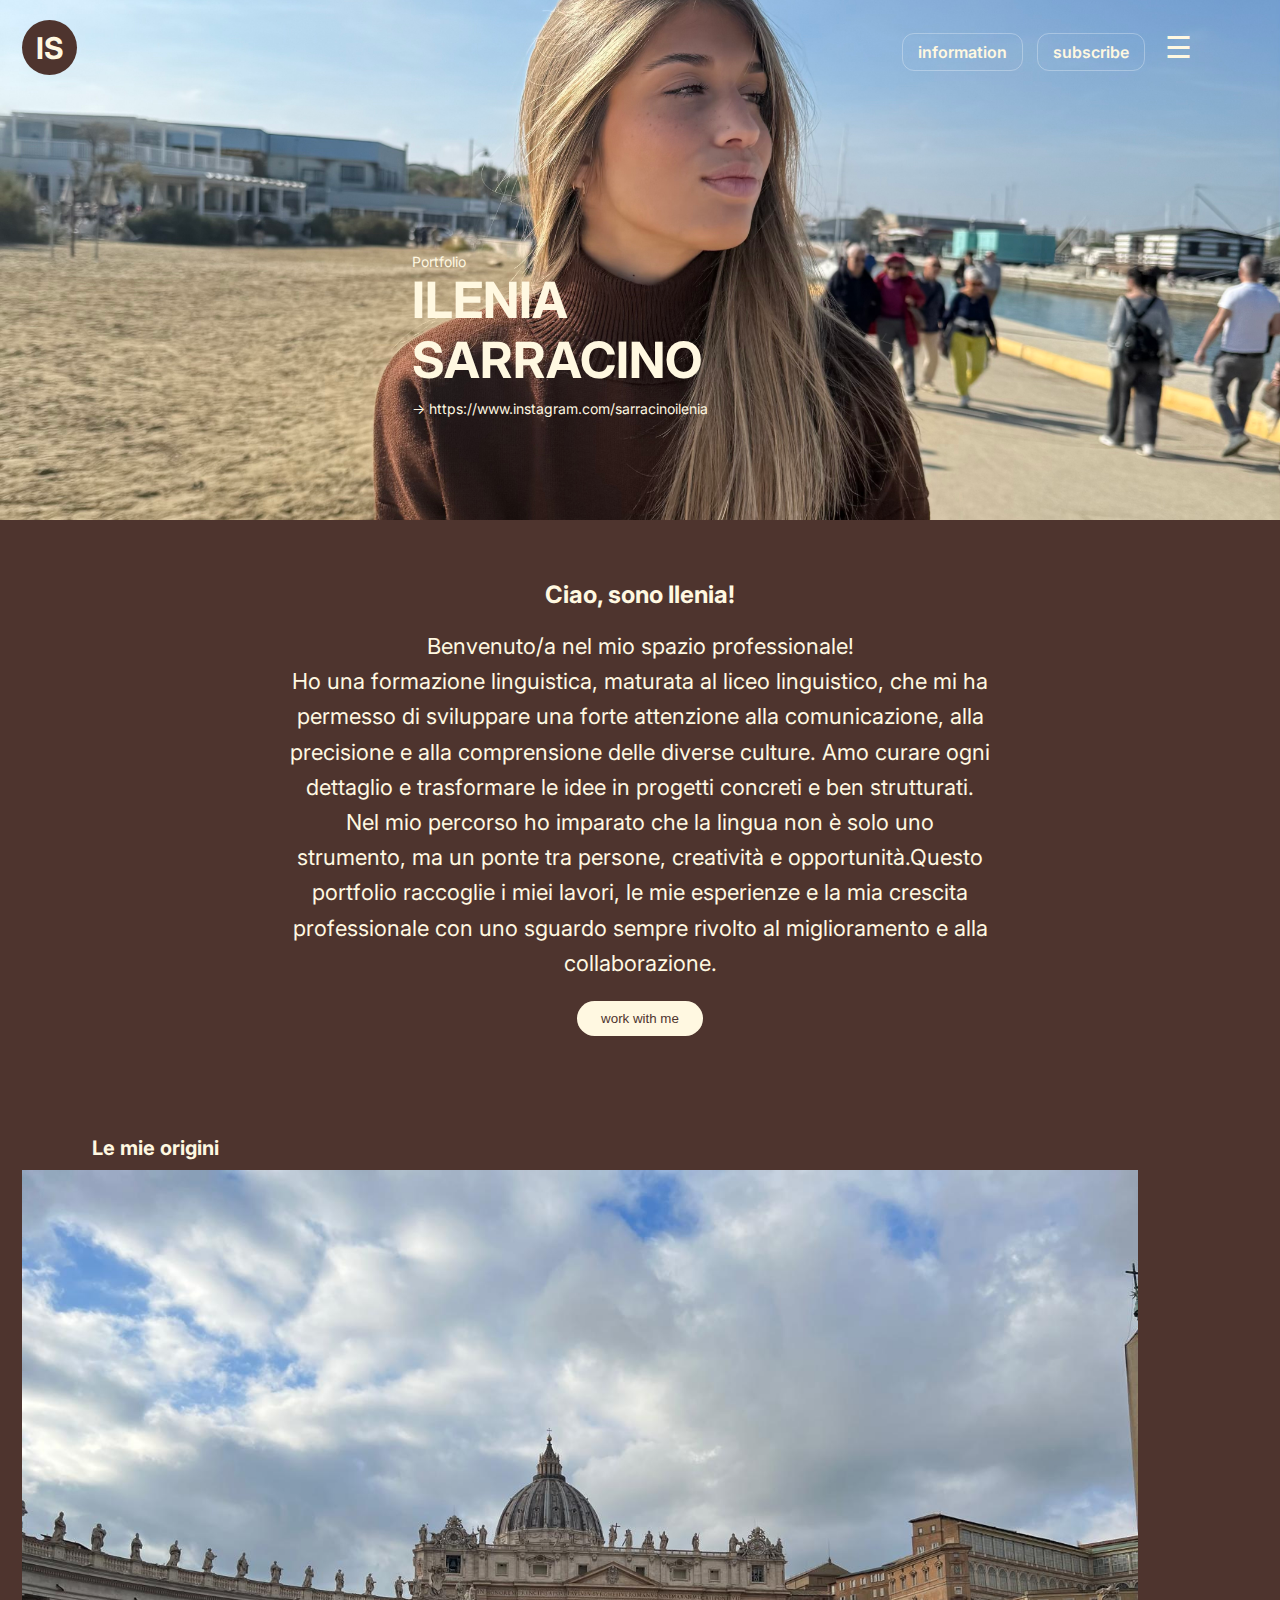
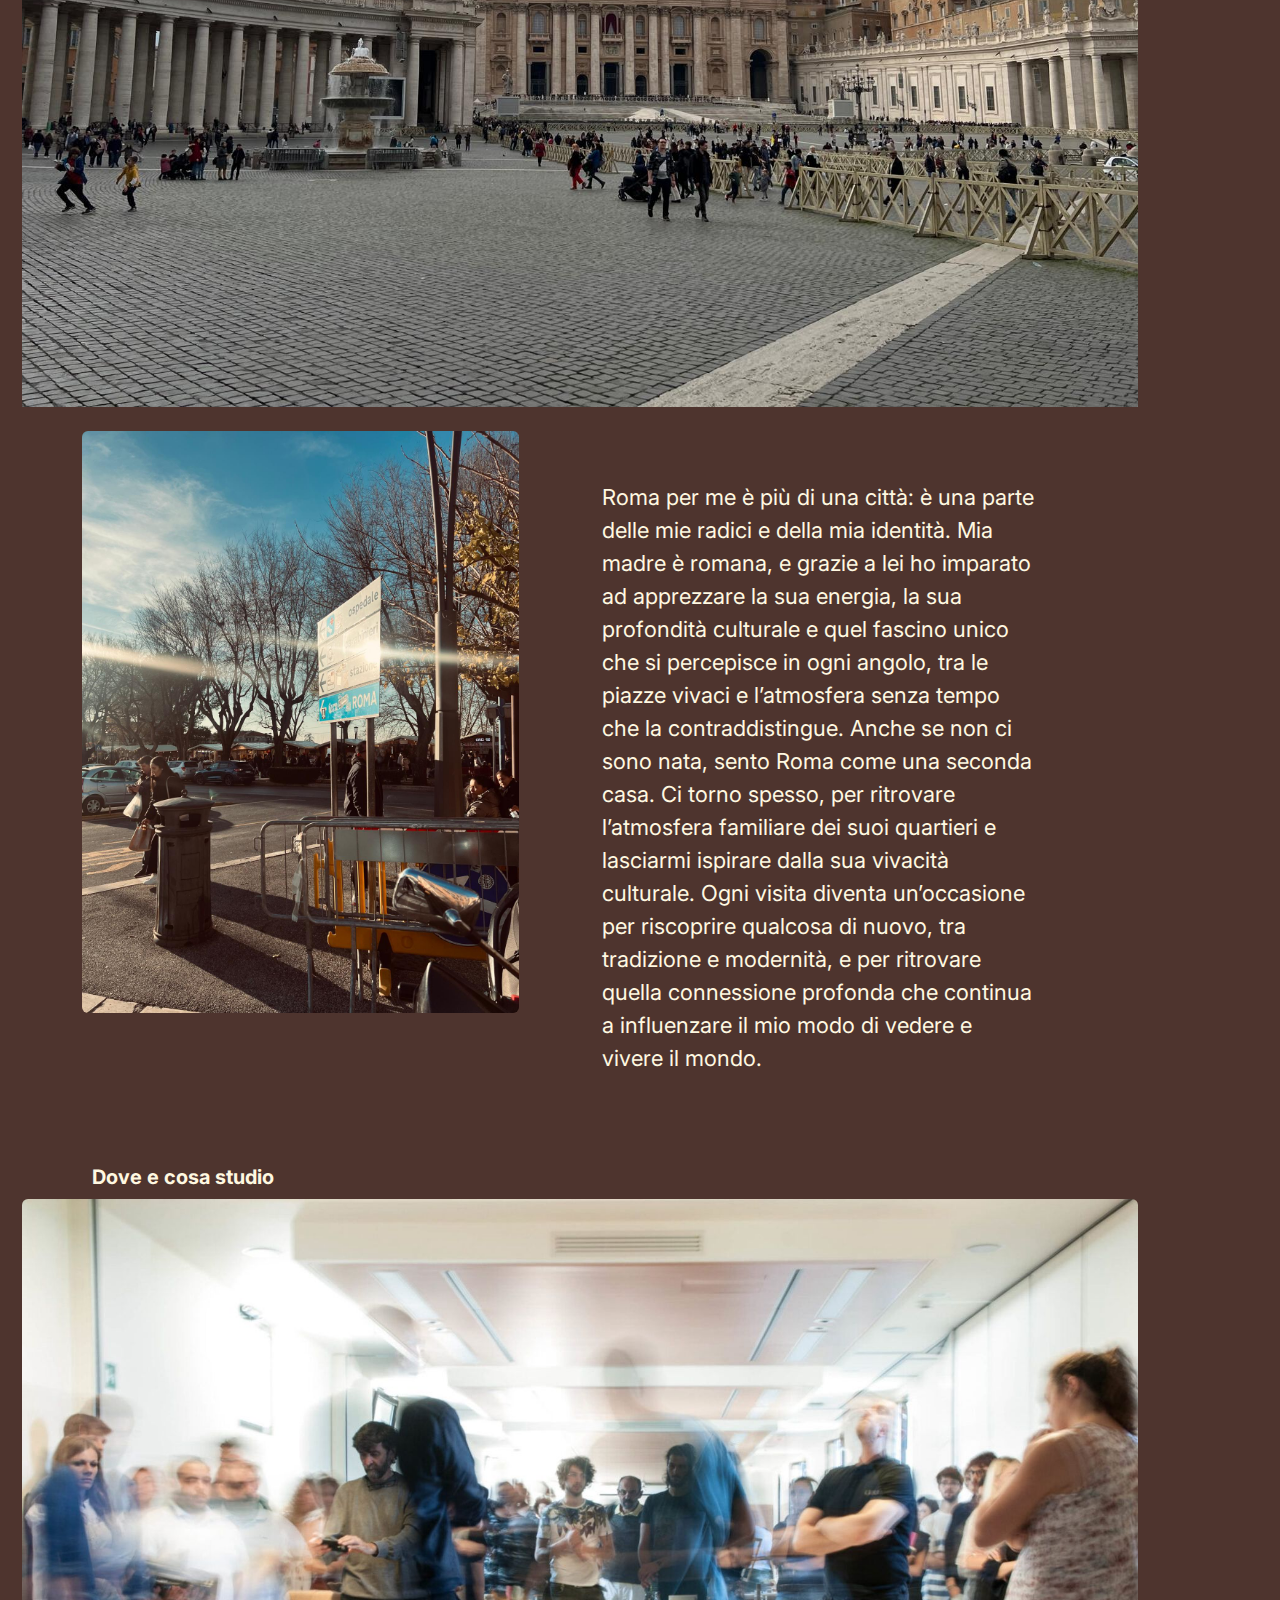
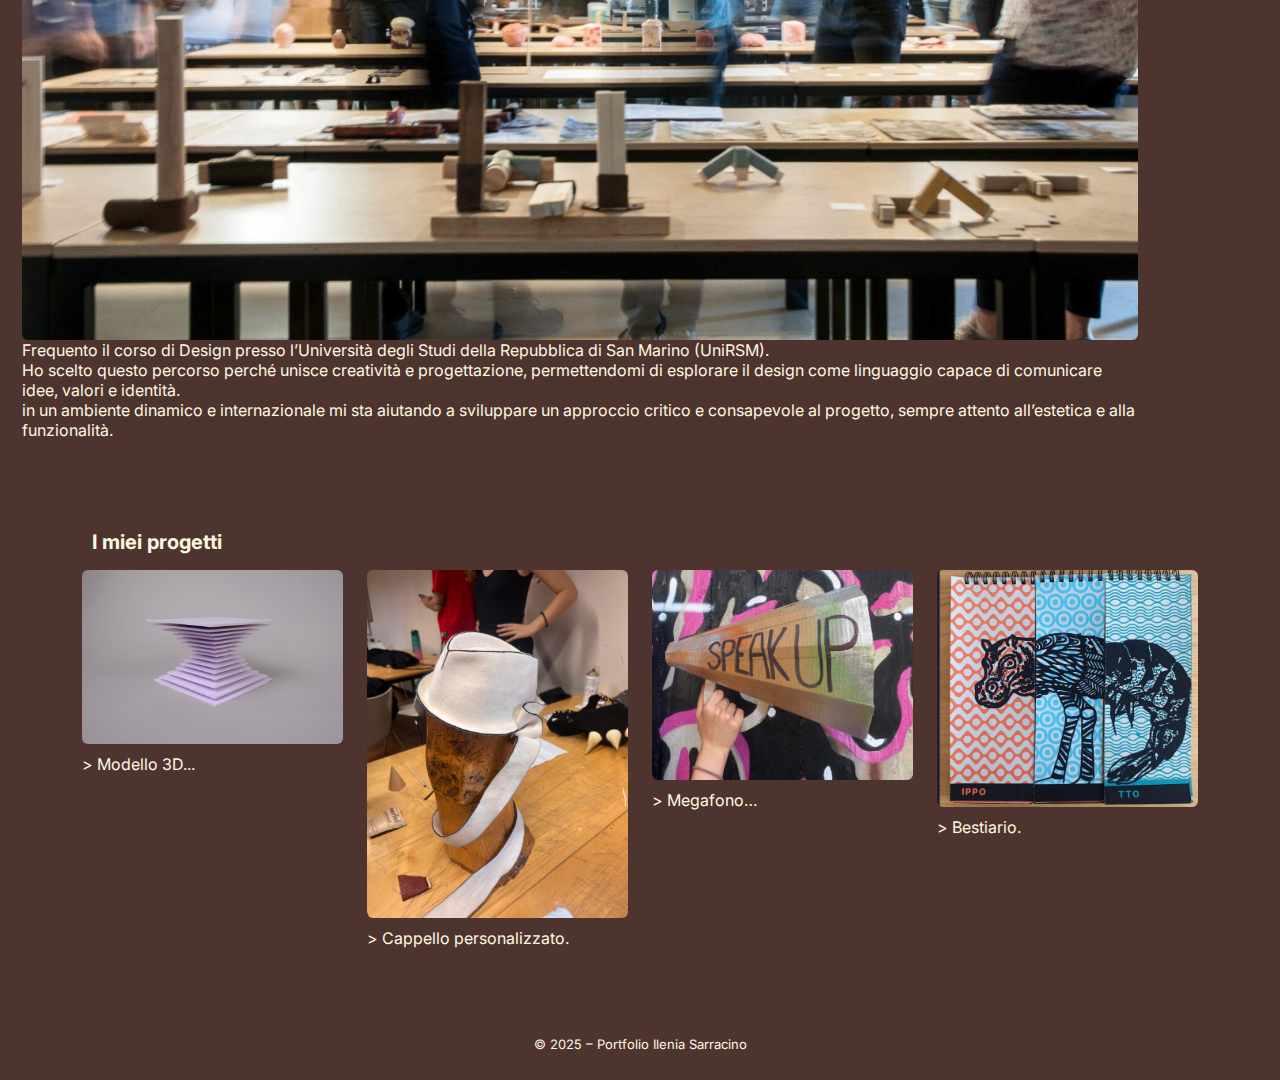
<file: portfolio.html>
<!DOCTYPE html>
<html lang="it">
<head>
    <meta charset="UTF-8">
    <meta name="viewport" content="width=device-width, initial-scale=1.0">
    <title>Portfolio – Ilenia Sarracino</title>

    <link href="https://fonts.googleapis.com/css2?family=Inter:wght@300;400;500;600;700&display=swap" rel="stylesheet">
    <link rel="stylesheet" href="bootstrap-grid.css">
    <link rel="stylesheet" href="style.css">
</head>

<body>

<!-- HEADER -->
<header class="header">
    <div class="container">
        <div class="row align-items-center justify-content-between">
            <div class="col-auto">
                <div class="logo">IS</div>
            </div>

            <div class="col-auto header-buttons">
               <a href="#information" class="btn-header">information</a>
               <a href="#subscribe" class="btn-header">subscribe</a>


                <!-- HAMBURGER CORRETTO (UNICO) -->
                <button class="hamburger" id="hamburger">☰</button>
            </div>
        </div>
    </div>
</header>

<!-- MENU FULLSCREEN (UNICO) -->
<div id="menu-overlay" class="menu-overlay">
    <ul>
        <li><a href="#chi-sono">Chi sono</a></li>
        <li><a href="#origini">Origini</a></li>
        <li><a href="#cosa-studio">Cosa studio</a></li>
        <li><a href="#progetti">I miei progetti</a></li>
    </ul>
</div>


<!-- HERO -->
<section class="me">
    <img src="IMG_7862.jpeg" class="me-img" alt="foto me">

    <div class="hero-content container">
        <p class="portfolio-label">Portfolio</p>
        <h1>ILENIA<br>SARRACINO</h1>
        <a class="ig-link" href="#">→ https://www.instagram.com/sarracinoilenia</a>
    </div>
</section>

<!-- INTRO -->
<section class="intro" id="chi-sono">
    <div class="container text-center">
        <h2>Ciao, sono Ilenia!</h2>
        <p class="intro-text">
           Benvenuto/a nel mio spazio professionale!<br> Ho una formazione linguistica, maturata al liceo linguistico, che mi ha permesso di sviluppare una forte attenzione alla comunicazione, alla precisione e alla comprensione delle diverse culture. Amo curare ogni dettaglio e trasformare le idee in progetti concreti e ben strutturati. Nel mio percorso ho imparato che la lingua non è solo uno strumento, ma un ponte tra persone, creatività e opportunità.Questo portfolio raccoglie i miei lavori, le mie esperienze e la mia crescita professionale con uno sguardo sempre rivolto al miglioramento e alla collaborazione.<br>
           
        </p>
        <button class="work-btn">work with me</button>
    </div>
</section>

<!-- ORIGINI -->
<section class="origini"> 
    <div class="container">
        <h3 class="section-title">Le mie origini</h3>

        <div class="big-image">
            <img src="WhatsApp Image 2025-11-14 at 16.32.53.jpeg" alt="Roma Vaticano">
        </div>

        <div class="row mt-4">
            <div class="col-md-6">
                <img src="WhatsApp Image 2025-11-14 at 16.32.25.jpeg" class="side-img" alt="">
            </div>

            <div class="col-md-6">
                <p class="origini-text">
                    Roma per me è più di una città: 
                    è una parte delle mie radici e della 
                    mia identità. Mia madre è romana, e grazie a lei ho 
                    imparato ad apprezzare la sua energia, la sua profondità culturale e quel fascino unico che si percepisce in ogni angolo, tra le piazze vivaci e l’atmosfera senza tempo che la contraddistingue. Anche se non ci sono nata, sento Roma come una seconda casa. Ci torno spesso, per ritrovare l’atmosfera familiare dei suoi quartieri e lasciarmi ispirare dalla sua vivacità culturale. Ogni visita diventa un’occasione per riscoprire qualcosa di nuovo, tra tradizione e modernità, e per ritrovare quella connessione profonda che continua a influenzare il mio modo di vedere e vivere il mondo.
                </p>
            </div>
        </div>
    </div>
</section>

<!-- STUDIO -->
<section class="studio"> 
    <div class="container">
        <h3 class="section-title light">Dove e cosa studio</h3>

        <div class="unirsm">
            <img src="WhatsApp Image 2025-11-14 at 16.37.17.jpeg" class="studio-img" alt="">
            Frequento il corso di Design presso l’Università degli Studi della Repubblica di San Marino (UniRSM). <br> Ho scelto questo percorso perché unisce creatività e progettazione, permettendomi di esplorare il design come linguaggio capace di comunicare idee, valori e identità. <br> in un ambiente dinamico e internazionale mi sta aiutando a sviluppare un approccio critico e consapevole al progetto, sempre attento all’estetica e alla funzionalità.
        </div>
    </div>
</section>

<!-- PROGETTI -->
<section class="progetti"> 
    <div class="container">
        <h3 class="section-title">I miei progetti</h3>

        <div class="row mt-3">

            <div class="col-md-6 col-lg-3 project">
                <img src="geometria.JPG" alt="">
                <p>&gt; Modello 3D...</p>
            </div>

            <div class="col-md-6 col-lg-3 project">
                <img src="cappello.jpeg" alt="">
                <p>&gt; Cappello personalizzato.</p>
            </div>

            <div class="col-md-6 col-lg-3 project">
                <img src="speakup.jpeg" alt="">
                <p>&gt; Megafono…</p>
            </div>

            <div class="col-md-6 col-lg-3 project">
                <img src="libro.jpg" alt="">
                <p>&gt; Bestiario.</p>
            </div>

        </div>
    </div>
</section>

<!-- FOOTER -->
<footer class="footer">
    <div class="container">
        <p class="footer-text">© 2025 – Portfolio Ilenia Sarracino</p>
    </div>
</footer>

<!-- JAVASCRIPT FUNZIONANTE -->
<script>
const hamburger = document.getElementById('hamburger');
const menuOverlay = document.getElementById('menu-overlay');
const header = document.querySelector('.header');

hamburger.addEventListener('click', () => {
    menuOverlay.style.display = "flex";      
    header.classList.add("hide-header");     
});

document.querySelectorAll('.menu-overlay a').forEach(link => {
    link.addEventListener('click', () => {
        menuOverlay.style.display = "none";
        header.classList.remove("hide-header");
    });
});
</script>

</body>
</html>
</file>
<file: style.css>
:root {
    --cream: #FFF8E1;
    --brown: #4E342E;
    --font: 'Inter', sans-serif;
}

body {
    background: #4E342E;
    margin: 0;
    font-family: var(--font);
    color: var(--cream);
}

/* HEADER */
.header {
    position: absolute;
    top: 20px;
    width: 100%;
    z-index: 20;
}

.logo {
    background: var(--brown);
    color: var(--cream);
    width: 55px;
    height: 55px;
    border-radius: 50%;
    display: flex;
    align-items: center;
    justify-content: center;
    font-weight: 700;
    font-size: 30px;
    margin-left: -60px;
}

.btn-header {
    background: transparent;
    border: 1px solid rgba(255,255,255,0.3);
    padding: 8px 15px;
    margin-right: 10px;
    border-radius: 12px;
    font-weight: 600;
    color: var(--cream);
    text-decoration: none; 
}

.btn-header:hover {
    background: var(--brown);
    color: var(--cream);
}


.hamburger {
    background: transparent;
    border: none;
    font-size: 30px;
    color: var(--cream);
    cursor: pointer;
}

/* MENU FULLSCREEN */
.menu-overlay {
    position: fixed;
    top: 0;
    left: 0;
    width: 100%;
    height: 100%;
    background: var(--brown);
    display: none;
    justify-content: center;
    align-items: center;
    z-index: 200;
}

.menu-overlay ul {
    list-style: none;
    padding: 0;
    text-align: center;
}

.menu-overlay li {
    margin: 20px 0;
}

.menu-overlay a {
    color: var(--cream);
    font-size: 32px;
    text-decoration: none;
    font-weight: 600;
}

/* Nasconde l'header quando il menu è aperto */
.hide-header {
    opacity: 0;
    pointer-events: none;
}

/* HERO */
.me {
    position: relative;
    height: 520px;
    overflow: hidden;
}

.me-img {
    width: 100%;
    height: 135%;
    object-fit: cover;
}

.hero-content {
    position: absolute;
    bottom: 100px;
    left: 400px;
    color: var(--cream);
    font-size: 25px;
}

.portfolio-label {
    font-size: 14px;
    margin: 0;
    color: var(--cream);
}

.hero h1 {
    font-size: 48px;
    font-weight: 800;
    margin: 5px 0;
    line-height: 0.95;
    color: var(--cream);
}

.ig-link {
    color: var(--cream);
    text-decoration: none;
    font-size: 14px;
}

/* INTRO */
.intro {
    background: var(--brown);
    color: var(--cream);
    padding: 60px 0;
    text-align: center;
}

.intro-text {
    max-width: 700px;
    margin: 20px auto;
    line-height: 1.6;
    font-size: 22px;
    width: 80%;
}

.work-btn {
    background: var(--cream);
    color: var(--brown);
    border: none;
    padding: 10px 24px;
    border-radius: 20px;
    cursor: pointer;
}

/* ORIGINI */
.origini {
    padding: 60px 0;
    background: var(--brown);
    margin-top: -30px;
}

.section-title {
    font-size: 20px;
    margin: 10px;
    color: var(--cream);
}

.big-image img {
    width: 100%;
    height:auto;
    margin-left: -60px;
}

.street {
    width: 100%;
    margin-left: -60Spx;
}

.side-img {
    width: 80%;
    border-radius: 6px;
}

.origini-text {
    margin-top: 50px;
    line-height: 1.5;
    font-size: 22px;
    margin-left: -50px;
    width: 80%;
}

/* STUDIO */
.studio {
    background: var(--brown);
    color: var(--cream);
    padding: 20px 0;
}

.section-title.light {
    color: var(--cream);
}

.unirsm {
    width: 100%;
    border-radius: 6px;
    margin-left: -60px;
}

.studio-img {
    width: 100%;
    border-radius: 6px;
}

.studio-description {
  max-width: 800px; 
  margin: 20px auto; 
  line-height: 1.5; 
  color: #FFF8E1; 
  font-size: 12px;

}

/* PROGETTI */
.progetti {
    background: var(--brown);
    padding: 60px 0;
}

.project img {
    width: 100%;
    border-radius: 6px;
    margin-bottom: 10px;
}

.project p {
    color: var(--cream);
}

/* FOOTER */
.footer {
    background: var(--brown);
    padding: 28px 0;
    text-align: center;
}

.footer-text {
    color: var(--cream);
    font-size: 13px;
}
</file>
